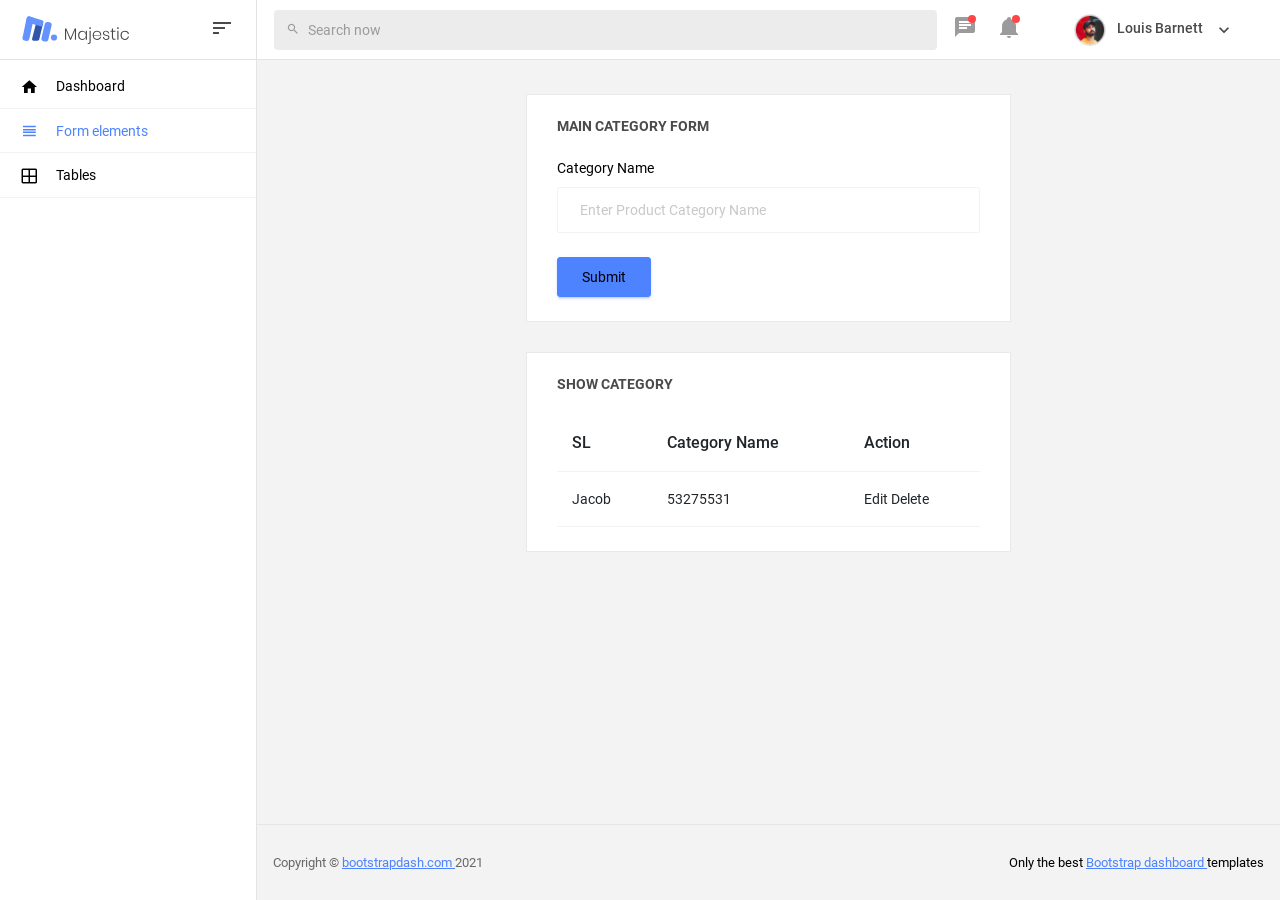
<file: public/pages/forms/basic_elements.html>
<!DOCTYPE html>
<html lang="en">
  <head>
    <!-- Required meta tags -->
    <meta charset="utf-8" />
    <meta
      name="viewport"
      content="width=device-width, initial-scale=1, shrink-to-fit=no"
    />
    <link
      rel="stylesheet"
      href="../../vendors/mdi/css/materialdesignicons.min.css"
    />
    <link rel="stylesheet" href="../../vendors/base/vendor.bundle.base.css" />
    <!-- endinject -->
    <!-- plugin css for this page -->
    <!-- End plugin css for this page -->
    <!-- inject:css -->
    <link rel="stylesheet" href="../../css/style.css" />
    <!-- endinject -->
    <link rel="shortcut icon" href="../../images/favicon.png" />
  </head>

  <body>
    <div class="container-scroller">
      <!-- partial:../../partials/_navbar.html -->
      <nav class="navbar col-lg-12 col-12 p-0 fixed-top d-flex flex-row">
        <div class="navbar-brand-wrapper d-flex justify-content-center">
          <div
            class="navbar-brand-inner-wrapper d-flex justify-content-between align-items-center w-100"
          >
            <a class="navbar-brand brand-logo" href="../../index.html"
              ><img src="../../images/logo.svg" alt="logo"
            /></a>
            <a class="navbar-brand brand-logo-mini" href="../../index.html"
              ><img src="../../images/logo-mini.svg" alt="logo"
            /></a>
            <button
              class="navbar-toggler navbar-toggler align-self-center"
              type="button"
              data-toggle="minimize"
            >
              <span class="mdi mdi-sort-variant"></span>
            </button>
          </div>
        </div>
        <div
          class="navbar-menu-wrapper d-flex align-items-center justify-content-end"
        >
          <ul class="navbar-nav mr-lg-4 w-100">
            <li class="nav-item nav-search d-none d-lg-block w-100">
              <div class="input-group">
                <div class="input-group-prepend">
                  <span class="input-group-text" id="search">
                    <i class="mdi mdi-magnify"></i>
                  </span>
                </div>
                <input
                  type="text"
                  class="form-control"
                  placeholder="Search now"
                  aria-label="search"
                  aria-describedby="search"
                />
              </div>
            </li>
          </ul>
          <ul class="navbar-nav navbar-nav-right">
            <li class="nav-item dropdown me-1">
              <a
                class="nav-link count-indicator dropdown-toggle d-flex justify-content-center align-items-center"
                id="messageDropdown"
                href="#"
                data-bs-toggle="dropdown"
              >
                <i class="mdi mdi-message-text mx-0"></i>
                <span class="count"></span>
              </a>
              <div
                class="dropdown-menu dropdown-menu-right navbar-dropdown"
                aria-labelledby="messageDropdown"
              >
                <p class="mb-0 font-weight-normal float-left dropdown-header">
                  Messages
                </p>
                <a class="dropdown-item">
                  <div class="item-thumbnail">
                    <img
                      src="../../images/faces/face4.jpg"
                      alt="image"
                      class="profile-pic"
                    />
                  </div>
                  <div class="item-content flex-grow">
                    <h6 class="ellipsis font-weight-normal">David Grey</h6>
                    <p class="font-weight-light small-text text-muted mb-0">
                      The meeting is cancelled
                    </p>
                  </div>
                </a>
                <a class="dropdown-item">
                  <div class="item-thumbnail">
                    <img
                      src="../../images/faces/face2.jpg"
                      alt="image"
                      class="profile-pic"
                    />
                  </div>
                  <div class="item-content flex-grow">
                    <h6 class="ellipsis font-weight-normal">Tim Cook</h6>
                    <p class="font-weight-light small-text text-muted mb-0">
                      New product launch
                    </p>
                  </div>
                </a>
                <a class="dropdown-item">
                  <div class="item-thumbnail">
                    <img
                      src="../../images/faces/face3.jpg"
                      alt="image"
                      class="profile-pic"
                    />
                  </div>
                  <div class="item-content flex-grow">
                    <h6 class="ellipsis font-weight-normal">Johnson</h6>
                    <p class="font-weight-light small-text text-muted mb-0">
                      Upcoming board meeting
                    </p>
                  </div>
                </a>
              </div>
            </li>
            <li class="nav-item dropdown me-4">
              <a
                class="nav-link count-indicator dropdown-toggle d-flex align-items-center justify-content-center notification-dropdown"
                id="notificationDropdown"
                href="#"
                data-bs-toggle="dropdown"
              >
                <i class="mdi mdi-bell mx-0"></i>
                <span class="count"></span>
              </a>
              <div
                class="dropdown-menu dropdown-menu-right navbar-dropdown"
                aria-labelledby="notificationDropdown"
              >
                <p class="mb-0 font-weight-normal float-left dropdown-header">
                  Notifications
                </p>
                <a class="dropdown-item">
                  <div class="item-thumbnail">
                    <div class="item-icon bg-success">
                      <i class="mdi mdi-information mx-0"></i>
                    </div>
                  </div>
                  <div class="item-content">
                    <h6 class="font-weight-normal">Application Error</h6>
                    <p class="font-weight-light small-text mb-0 text-muted">
                      Just now
                    </p>
                  </div>
                </a>
                <a class="dropdown-item">
                  <div class="item-thumbnail">
                    <div class="item-icon bg-warning">
                      <i class="mdi mdi-settings mx-0"></i>
                    </div>
                  </div>
                  <div class="item-content">
                    <h6 class="font-weight-normal">Settings</h6>
                    <p class="font-weight-light small-text mb-0 text-muted">
                      Private message
                    </p>
                  </div>
                </a>
                <a class="dropdown-item">
                  <div class="item-thumbnail">
                    <div class="item-icon bg-info">
                      <i class="mdi mdi-account-box mx-0"></i>
                    </div>
                  </div>
                  <div class="item-content">
                    <h6 class="font-weight-normal">New user registration</h6>
                    <p class="font-weight-light small-text mb-0 text-muted">
                      2 days ago
                    </p>
                  </div>
                </a>
              </div>
            </li>
            <li class="nav-item nav-profile dropdown">
              <a
                class="nav-link dropdown-toggle"
                href="#"
                data-bs-toggle="dropdown"
                id="profileDropdown"
              >
                <img src="../../images/faces/face5.jpg" alt="profile" />
                <span class="nav-profile-name">Louis Barnett</span>
              </a>
              <div
                class="dropdown-menu dropdown-menu-right navbar-dropdown"
                aria-labelledby="profileDropdown"
              >
                <a class="dropdown-item">
                  <i class="mdi mdi-settings text-primary"></i>
                  Settings
                </a>
                <a class="dropdown-item">
                  <i class="mdi mdi-logout text-primary"></i>
                  Logout
                </a>
              </div>
            </li>
          </ul>
          <button
            class="navbar-toggler navbar-toggler-right d-lg-none align-self-center"
            type="button"
            data-toggle="offcanvas"
          >
            <span class="mdi mdi-menu"></span>
          </button>
        </div>
      </nav>
      <!-- partial -->
      <div class="container-fluid page-body-wrapper">
        <!-- partial:../../partials/_sidebar.html -->
        <nav class="sidebar sidebar-offcanvas" id="sidebar">
          <ul class="nav">
            <li class="nav-item">
              <a class="nav-link" href="/dashborad">
                <i class="mdi mdi-home menu-icon"></i>
                <span class="menu-title">Dashboard</span>
              </a>
            </li>
          
            <li class="nav-item">
              <a class="nav-link" href="../../pages/forms/basic_elements.html">
                <i class="mdi mdi-view-headline menu-icon"></i>
                <span class="menu-title">Form elements</span>
              </a>
            </li>

            <li class="nav-item">
              <a class="nav-link" href="../../pages/tables/basic-table.html">
                <i class="mdi mdi-grid-large menu-icon"></i>
                <span class="menu-title">Tables</span>
              </a>
            </li>
          
          </ul>
        </nav>
        <!-- partial -->
        <div class="main-panel">
          <div class="content-wrapper">
            <div class="row">
              <div class="col-md-6 mx-auto grid-margin stretch-card">
                <div class="card">
                  <div class="card-body">
                    <h4 class="card-title">Main Category form</h4>
                    <form class="forms-sample">
                      <div class="form-group">
                        <label for="exampleInputUsername1">Category Name</label>
                        <input
                          type="text"
                          class="form-control"
                          id="exampleInputUsername1"
                          placeholder="Enter Product Category Name"
                        />
                      </div>
                      <button type="submit" class="btn btn-primary me-2">
                        Submit
                      </button>
                    </form>
                  </div>
                </div>
              </div>
            </div>
            <div class="row">
              <div class="col-lg-6 mx-auto grid-margin stretch-card">
                <div class="card">
                  <div class="card-body">
                    <h4 class="card-title">Show Category</h4>
                    <div class="table-responsive">
                      <table class="table">
                        <thead>
                          <tr>
                            <th>SL</th>
                            <th>Category Name</th>
                            <th>Action </th>
                          </tr>
                        </thead>
                        <tbody>
                          <tr>
                            <td>Jacob</td>
                            <td>53275531</td>
                            <td>Edit Delete</td>
                            
                          </tr>
                        </tbody>
                      </table>
                    </div>
                  </div>
                </div>
              </div>
            </div>
          </div>
          <!-- content-wrapper ends -->
          <!-- partial:../../partials/_footer.html -->
          <footer class="footer">
            <div
              class="d-sm-flex justify-content-center justify-content-sm-between"
            >
              <span
                class="text-muted text-center text-sm-left d-block d-sm-inline-block"
                >Copyright ©
                <a href="https://www.bootstrapdash.com/" target="_blank"
                  >bootstrapdash.com </a
                >2021</span
              >
              <span
                class="float-none float-sm-right d-block mt-1 mt-sm-0 text-center"
                >Only the best
                <a href="https://www.bootstrapdash.com/" target="_blank">
                  Bootstrap dashboard
                </a>
                templates</span
              >
            </div>
          </footer>
          <!-- partial -->
        </div>
        <!-- main-panel ends -->
        <!-- <div class="main-panel">
          <div class="content-wrapper">
            
          </div>
      </div> -->

      <!-- page-body-wrapper ends -->
    </div>
    <!-- container-scroller -->
    <!-- plugins:js -->
    <script src="../../vendors/base/vendor.bundle.base.js"></script>
    <!-- endinject -->
    <!-- inject:js -->
    <script src="../../js/off-canvas.js"></script>
    <script src="../../js/hoverable-collapse.js"></script>
    <script src="../../js/template.js"></script>
    <!-- endinject -->
    <!-- Custom js for this page-->
    <script src="../../js/file-upload.js"></script>
    <!-- End custom js for this page-->
  </body>
</html>
</file>
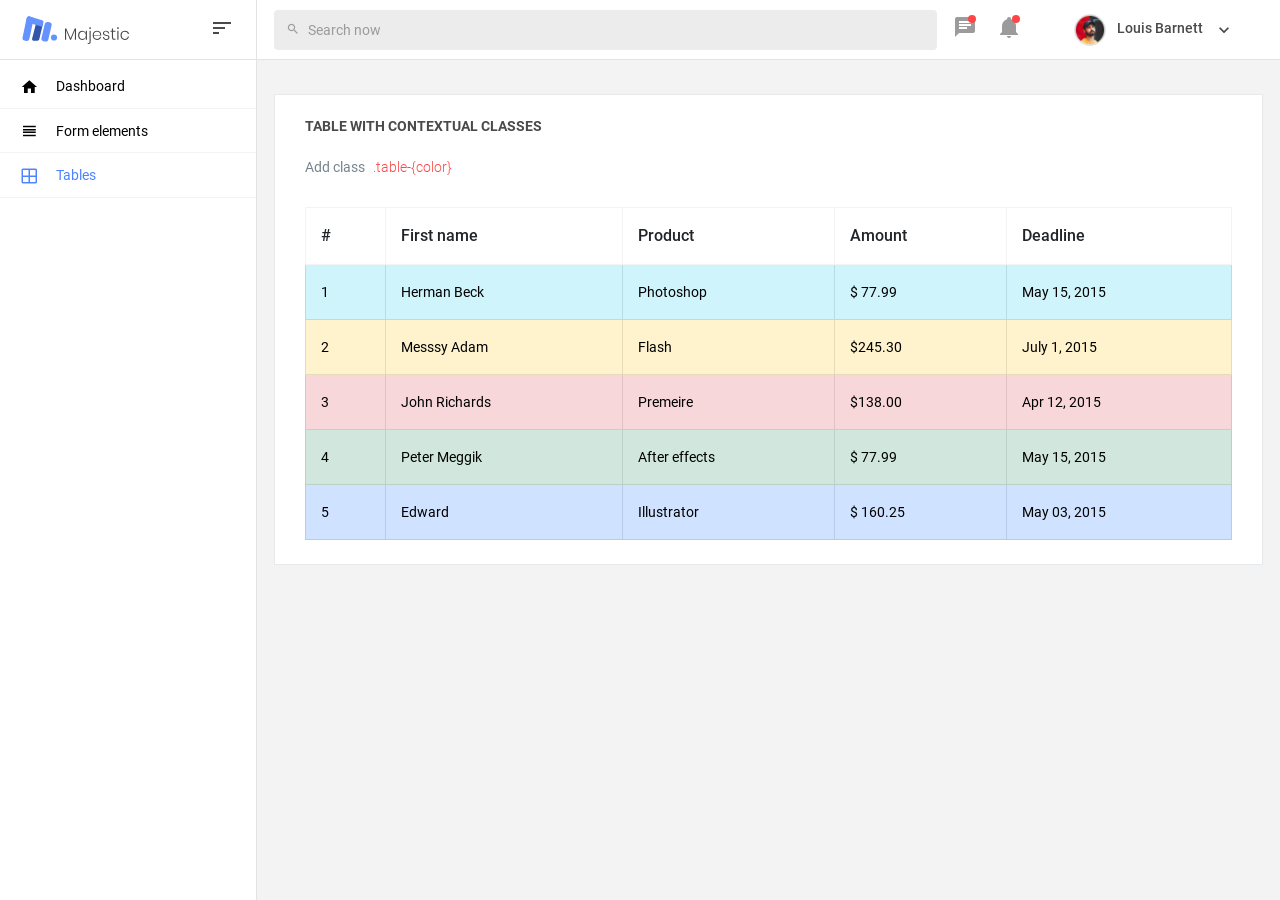
<file: public/pages/tables/basic-table.html>
<!DOCTYPE html>
<html lang="en">

<head>
  <!-- Required meta tags -->
  <meta charset="utf-8">
  <meta name="viewport" content="width=device-width, initial-scale=1, shrink-to-fit=no">
  <!-- plugins:css -->
  <link rel="stylesheet" href="../../vendors/mdi/css/materialdesignicons.min.css">
  <link rel="stylesheet" href="../../vendors/base/vendor.bundle.base.css">
  <!-- endinject -->
  <!-- inject:css -->
  <link rel="stylesheet" href="../../css/style.css">
  <!-- endinject -->
  <link rel="shortcut icon" href="../../images/favicon.png" />
</head>

<body>
  <div class="container-scroller">
    <!-- partial:../../partials/_navbar.html -->
    <nav class="navbar col-lg-12 col-12 p-0 fixed-top d-flex flex-row">
      <div class="navbar-brand-wrapper d-flex justify-content-center">
        <div class="navbar-brand-inner-wrapper d-flex justify-content-between align-items-center w-100">  
          <a class="navbar-brand brand-logo" href="../../index.html"><img src="../../images/logo.svg" alt="logo"/></a>
          <a class="navbar-brand brand-logo-mini" href="../../index.html"><img src="../../images/logo-mini.svg" alt="logo"/></a>
          <button class="navbar-toggler navbar-toggler align-self-center" type="button" data-toggle="minimize">
            <span class="mdi mdi-sort-variant"></span>
          </button>
        </div>  
      </div>
      <div class="navbar-menu-wrapper d-flex align-items-center justify-content-end">
        <ul class="navbar-nav mr-lg-4 w-100">
          <li class="nav-item nav-search d-none d-lg-block w-100">
            <div class="input-group">
              <div class="input-group-prepend">
                <span class="input-group-text" id="search">
                  <i class="mdi mdi-magnify"></i>
                </span>
              </div>
              <input type="text" class="form-control" placeholder="Search now" aria-label="search" aria-describedby="search">
            </div>
          </li>
        </ul>
        <ul class="navbar-nav navbar-nav-right">
          <li class="nav-item dropdown me-1">
            <a class="nav-link count-indicator dropdown-toggle d-flex justify-content-center align-items-center" id="messageDropdown" href="#" data-bs-toggle="dropdown">
              <i class="mdi mdi-message-text mx-0"></i>
              <span class="count"></span>
            </a>
            <div class="dropdown-menu dropdown-menu-right navbar-dropdown" aria-labelledby="messageDropdown">
              <p class="mb-0 font-weight-normal float-left dropdown-header">Messages</p>
              <a class="dropdown-item">
                <div class="item-thumbnail">
                    <img src="../../images/faces/face4.jpg" alt="image" class="profile-pic">
                </div>
                <div class="item-content flex-grow">
                  <h6 class="ellipsis font-weight-normal">David Grey
                  </h6>
                  <p class="font-weight-light small-text text-muted mb-0">
                    The meeting is cancelled
                  </p>
                </div>
              </a>
              <a class="dropdown-item">
                <div class="item-thumbnail">
                    <img src="../../images/faces/face2.jpg" alt="image" class="profile-pic">
                </div>
                <div class="item-content flex-grow">
                  <h6 class="ellipsis font-weight-normal">Tim Cook
                  </h6>
                  <p class="font-weight-light small-text text-muted mb-0">
                    New product launch
                  </p>
                </div>
              </a>
              <a class="dropdown-item">
                <div class="item-thumbnail">
                    <img src="../../images/faces/face3.jpg" alt="image" class="profile-pic">
                </div>
                <div class="item-content flex-grow">
                  <h6 class="ellipsis font-weight-normal"> Johnson
                  </h6>
                  <p class="font-weight-light small-text text-muted mb-0">
                    Upcoming board meeting
                  </p>
                </div>
              </a>
            </div>
          </li>
          <li class="nav-item dropdown me-4">
            <a class="nav-link count-indicator dropdown-toggle d-flex align-items-center justify-content-center notification-dropdown" id="notificationDropdown" href="#" data-bs-toggle="dropdown">
              <i class="mdi mdi-bell mx-0"></i>
              <span class="count"></span>
            </a>
            <div class="dropdown-menu dropdown-menu-right navbar-dropdown" aria-labelledby="notificationDropdown">
              <p class="mb-0 font-weight-normal float-left dropdown-header">Notifications</p>
              <a class="dropdown-item">
                <div class="item-thumbnail">
                  <div class="item-icon bg-success">
                    <i class="mdi mdi-information mx-0"></i>
                  </div>
                </div>
                <div class="item-content">
                  <h6 class="font-weight-normal">Application Error</h6>
                  <p class="font-weight-light small-text mb-0 text-muted">
                    Just now
                  </p>
                </div>
              </a>
              <a class="dropdown-item">
                <div class="item-thumbnail">
                  <div class="item-icon bg-warning">
                    <i class="mdi mdi-settings mx-0"></i>
                  </div>
                </div>
                <div class="item-content">
                  <h6 class="font-weight-normal">Settings</h6>
                  <p class="font-weight-light small-text mb-0 text-muted">
                    Private message
                  </p>
                </div>
              </a>
              <a class="dropdown-item">
                <div class="item-thumbnail">
                  <div class="item-icon bg-info">
                    <i class="mdi mdi-account-box mx-0"></i>
                  </div>
                </div>
                <div class="item-content">
                  <h6 class="font-weight-normal">New user registration</h6>
                  <p class="font-weight-light small-text mb-0 text-muted">
                    2 days ago
                  </p>
                </div>
              </a>
            </div>
          </li>
          <li class="nav-item nav-profile dropdown">
            <a class="nav-link dropdown-toggle" href="#" data-bs-toggle="dropdown" id="profileDropdown">
              <img src="../../images/faces/face5.jpg" alt="profile"/>
              <span class="nav-profile-name">Louis Barnett</span>
            </a>
            <div class="dropdown-menu dropdown-menu-right navbar-dropdown" aria-labelledby="profileDropdown">
              <a class="dropdown-item">
                <i class="mdi mdi-settings text-primary"></i>
                Settings
              </a>
              <a class="dropdown-item">
                <i class="mdi mdi-logout text-primary"></i>
                Logout
              </a>
            </div>
          </li>
        </ul>
        <button class="navbar-toggler navbar-toggler-right d-lg-none align-self-center" type="button" data-toggle="offcanvas">
          <span class="mdi mdi-menu"></span>
        </button>
      </div>
    </nav>
    <!-- partial -->
    <div class="container-fluid page-body-wrapper">
      <!-- partial:../../partials/_sidebar.html -->
      <nav class="sidebar sidebar-offcanvas" id="sidebar">
        <ul class="nav">
          <li class="nav-item">
            <a class="nav-link" href="/dashborad">
              <i class="mdi mdi-home menu-icon"></i>
              <span class="menu-title">Dashboard</span>
            </a>
          </li>

          <li class="nav-item">
            <a class="nav-link" href="../../pages/forms/basic_elements.html">
              <i class="mdi mdi-view-headline menu-icon"></i>
              <span class="menu-title">Form elements</span>
            </a>
          </li>
          <li class="nav-item">
            <a class="nav-link" href="../../pages/tables/basic-table.html">
              <i class="mdi mdi-grid-large menu-icon"></i>
              <span class="menu-title">Tables</span>
            </a>
          </li>
        </ul>
      </nav>
      <!-- partial -->
      <div class="main-panel">
        <div class="content-wrapper">
          <div class="row">
            <div class="col-lg-12 stretch-card">
              <div class="card">
                <div class="card-body">
                  <h4 class="card-title">Table with contextual classes</h4>
                  <p class="card-description">
                    Add class <code>.table-{color}</code>
                  </p>
                  <div class="table-responsive pt-3">
                    <table class="table table-bordered">
                      <thead>
                        <tr>
                          <th>
                            #
                          </th>
                          <th>
                            First name
                          </th>
                          <th>
                            Product
                          </th>
                          <th>
                            Amount
                          </th>
                          <th>
                            Deadline
                          </th>
                        </tr>
                      </thead>
                      <tbody>
                        <tr class="table-info">
                          <td>
                            1
                          </td>
                          <td>
                            Herman Beck
                          </td>
                          <td>
                            Photoshop
                          </td>
                          <td>
                            $ 77.99
                          </td>
                          <td>
                            May 15, 2015
                          </td>
                        </tr>
                        <tr class="table-warning">
                          <td>
                            2
                          </td>
                          <td>
                            Messsy Adam
                          </td>
                          <td>
                            Flash
                          </td>
                          <td>
                            $245.30
                          </td>
                          <td>
                            July 1, 2015
                          </td>
                        </tr>
                        <tr class="table-danger">
                          <td>
                            3
                          </td>
                          <td>
                            John Richards
                          </td>
                          <td>
                            Premeire
                          </td>
                          <td>
                            $138.00
                          </td>
                          <td>
                            Apr 12, 2015
                          </td>
                        </tr>
                        <tr class="table-success">
                          <td>
                            4
                          </td>
                          <td>
                            Peter Meggik
                          </td>
                          <td>
                            After effects
                          </td>
                          <td>
                            $ 77.99
                          </td>
                          <td>
                            May 15, 2015
                          </td>
                        </tr>
                        <tr class="table-primary">
                          <td>
                            5
                          </td>
                          <td>
                            Edward
                          </td>
                          <td>
                            Illustrator
                          </td>
                          <td>
                            $ 160.25
                          </td>
                          <td>
                            May 03, 2015
                          </td>
                        </tr>
                      </tbody>
                    </table>
                  </div>
                </div>
              </div>
            </div>
          </div>
        </div>
       
      </div>
      <!-- main-panel ends -->
    </div>
    <!-- page-body-wrapper ends -->
  </div>
  
  <!-- container-scroller -->
  <!-- plugins:js -->
  <script src="../../vendors/base/vendor.bundle.base.js"></script>
  <!-- endinject -->
  <!-- Plugin js for this page-->
  <!-- End plugin js for this page-->
  <!-- inject:js -->
  <script src="../../js/off-canvas.js"></script>
  <script src="../../js/hoverable-collapse.js"></script>
  <script src="../../js/template.js"></script>
  <!-- endinject -->
  <!-- Custom js for this page-->
  <!-- End custom js for this page-->
</body>

</html>
</file>
<file: public/vendors/base/vendor.bundle.base.css>
/*
 * Container style
 */
.ps {
  overflow: hidden !important;
  overflow-anchor: none;
  -ms-overflow-style: none;
  touch-action: auto;
  -ms-touch-action: auto;
}

/*
 * Scrollbar rail styles
 */
.ps__rail-x {
  display: none;
  opacity: 0;
  transition: background-color .2s linear, opacity .2s linear;
  -webkit-transition: background-color .2s linear, opacity .2s linear;
  height: 15px;
  /* there must be 'bottom' or 'top' for ps__rail-x */
  bottom: 0px;
  /* please don't change 'position' */
  position: absolute;
}

.ps__rail-y {
  display: none;
  opacity: 0;
  transition: background-color .2s linear, opacity .2s linear;
  -webkit-transition: background-color .2s linear, opacity .2s linear;
  width: 15px;
  /* there must be 'right' or 'left' for ps__rail-y */
  right: 0;
  /* please don't change 'position' */
  position: absolute;
}

.ps--active-x > .ps__rail-x,
.ps--active-y > .ps__rail-y {
  display: block;
  background-color: transparent;
}

.ps:hover > .ps__rail-x,
.ps:hover > .ps__rail-y,
.ps--focus > .ps__rail-x,
.ps--focus > .ps__rail-y,
.ps--scrolling-x > .ps__rail-x,
.ps--scrolling-y > .ps__rail-y {
  opacity: 0.6;
}

.ps .ps__rail-x:hover,
.ps .ps__rail-y:hover,
.ps .ps__rail-x:focus,
.ps .ps__rail-y:focus,
.ps .ps__rail-x.ps--clicking,
.ps .ps__rail-y.ps--clicking {
  background-color: #eee;
  opacity: 0.9;
}

/*
 * Scrollbar thumb styles
 */
.ps__thumb-x {
  background-color: #aaa;
  border-radius: 6px;
  transition: background-color .2s linear, height .2s ease-in-out;
  -webkit-transition: background-color .2s linear, height .2s ease-in-out;
  height: 6px;
  /* there must be 'bottom' for ps__thumb-x */
  bottom: 2px;
  /* please don't change 'position' */
  position: absolute;
}

.ps__thumb-y {
  background-color: #aaa;
  border-radius: 6px;
  transition: background-color .2s linear, width .2s ease-in-out;
  -webkit-transition: background-color .2s linear, width .2s ease-in-out;
  width: 6px;
  /* there must be 'right' for ps__thumb-y */
  right: 2px;
  /* please don't change 'position' */
  position: absolute;
}

.ps__rail-x:hover > .ps__thumb-x,
.ps__rail-x:focus > .ps__thumb-x,
.ps__rail-x.ps--clicking .ps__thumb-x {
  background-color: #999;
  height: 11px;
}

.ps__rail-y:hover > .ps__thumb-y,
.ps__rail-y:focus > .ps__thumb-y,
.ps__rail-y.ps--clicking .ps__thumb-y {
  background-color: #999;
  width: 11px;
}

/* MS supports */
@supports (-ms-overflow-style: none) {
  .ps {
    overflow: auto !important;
  }
}

@media screen and (-ms-high-contrast: active), (-ms-high-contrast: none) {
  .ps {
    overflow: auto !important;
  }
}
</file>
